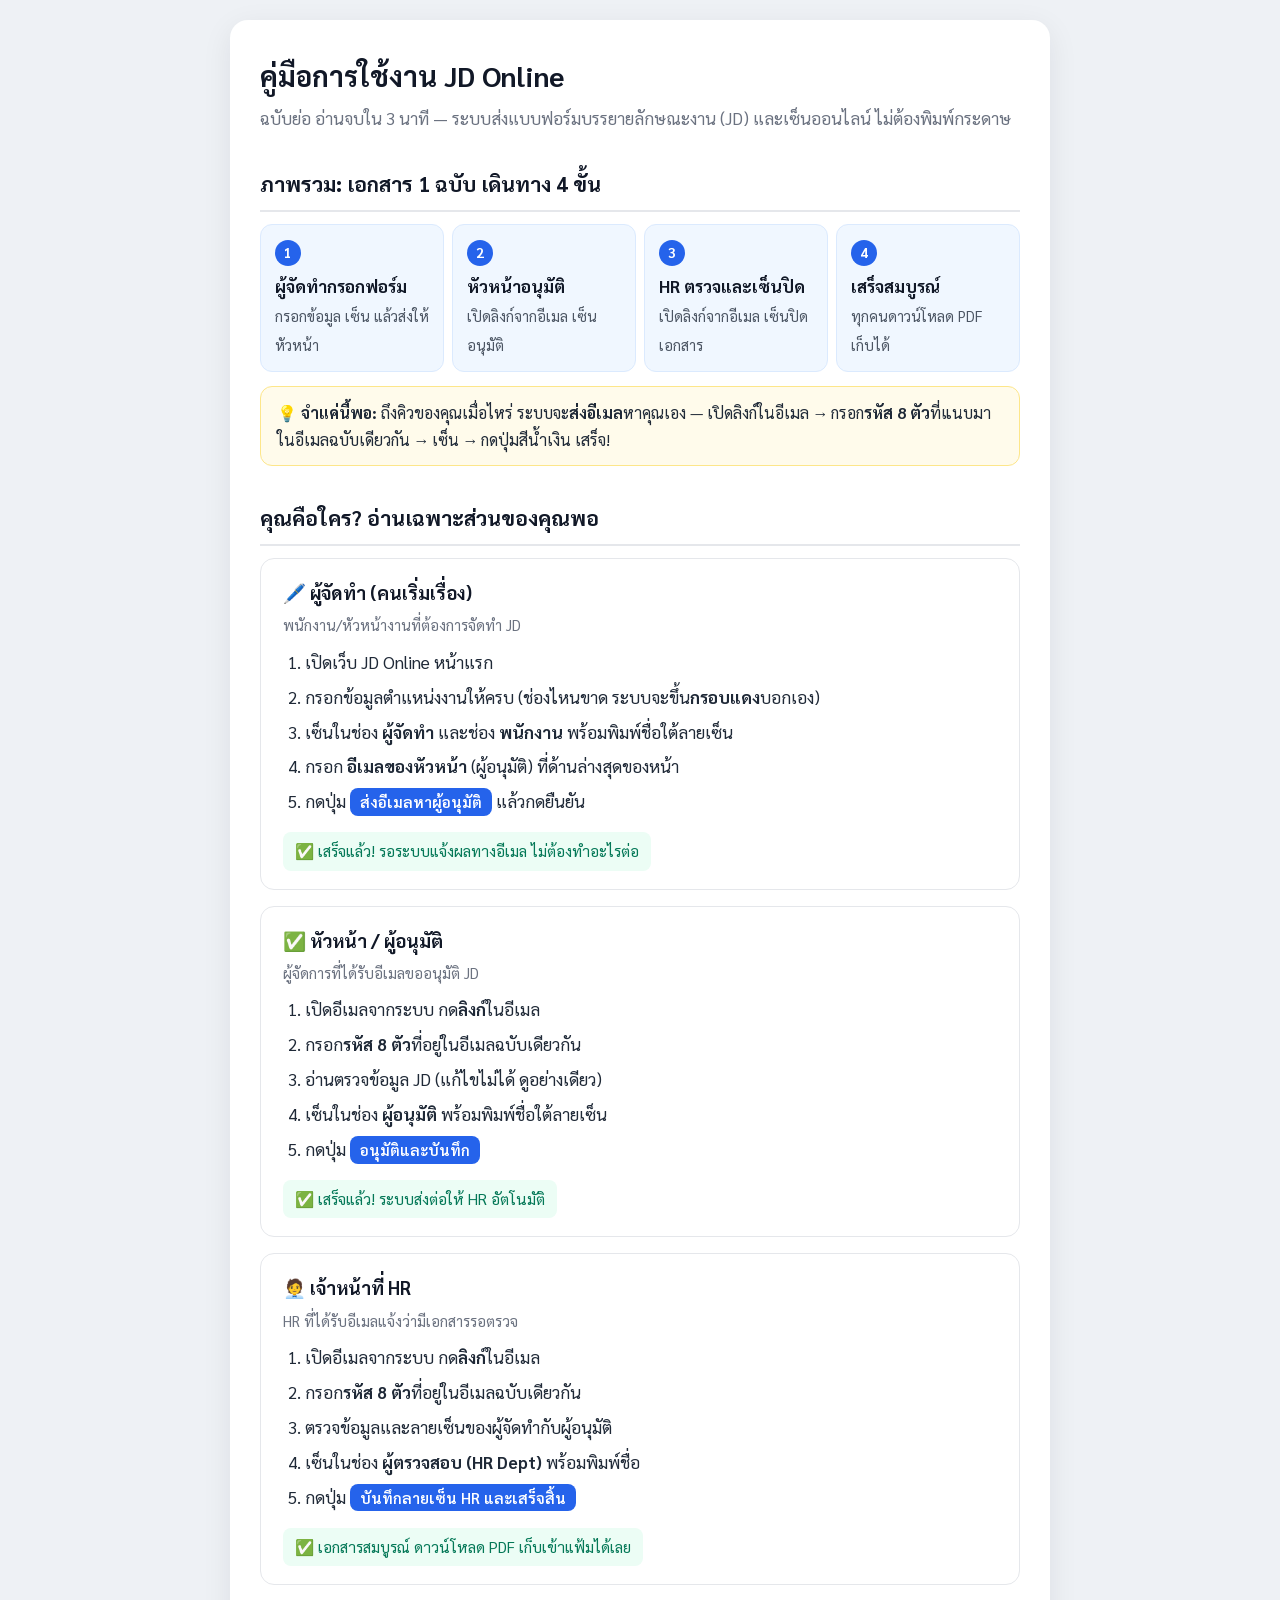
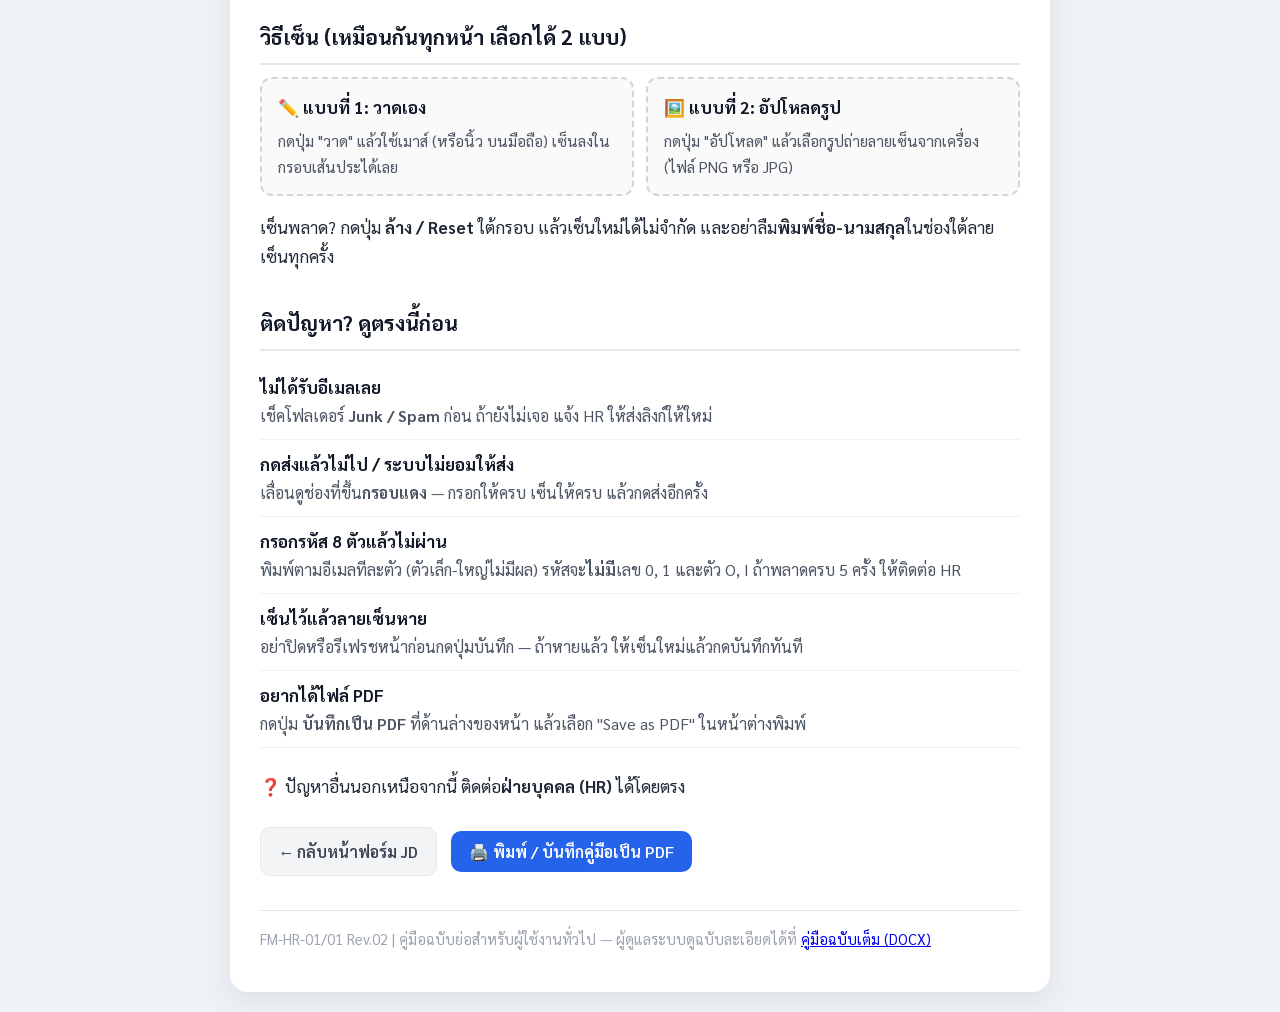
<file: manual.html>
<!DOCTYPE html>
<html lang="th">

<head>
    <meta charset="UTF-8">
    <meta name="viewport" content="width=device-width, initial-scale=1.0">
    <title>คู่มือการใช้งาน JD Online (ฉบับย่อ)</title>
    <link href="https://fonts.googleapis.com/css2?family=Sarabun:wght@400;500;600;700&display=swap" rel="stylesheet">
    <style>
        * { box-sizing: border-box; }
        body {
            font-family: 'Sarabun', sans-serif;
            font-size: 17px;
            line-height: 1.7;
            color: #1f2937;
            background: #eef1f5;
            margin: 0;
            padding: 20px 14px;
        }
        .page {
            max-width: 820px;
            margin: 0 auto;
            background: #fff;
            border-radius: 18px;
            box-shadow: 0 8px 30px rgba(17, 24, 39, 0.08);
            padding: 32px 30px 40px;
        }
        h1 {
            margin: 0 0 4px;
            font-size: 28px;
            color: #111827;
        }
        .subtitle {
            color: #6b7280;
            margin: 0 0 26px;
        }

        /* ---- ภาพรวม 4 ขั้นตอน ---- */
        .flow {
            display: flex;
            flex-wrap: wrap;
            gap: 8px;
            margin: 0 0 10px;
        }
        .flow-step {
            flex: 1 1 160px;
            background: #f0f7ff;
            border: 1px solid #dbeafe;
            border-radius: 12px;
            padding: 12px 14px;
            position: relative;
        }
        .flow-step .num {
            display: inline-flex;
            align-items: center;
            justify-content: center;
            width: 26px;
            height: 26px;
            border-radius: 50%;
            background: #2563eb;
            color: #fff;
            font-weight: 700;
            font-size: 14px;
            margin-bottom: 6px;
        }
        .flow-step strong { display: block; color: #111827; }
        .flow-step span { font-size: 14.5px; color: #4b5563; }
        .flow-note {
            background: #fffbeb;
            border: 1px solid #fde68a;
            border-radius: 12px;
            padding: 12px 16px;
            margin: 14px 0 30px;
            font-size: 16px;
        }

        /* ---- การ์ดตามบทบาท ---- */
        h2 {
            font-size: 21px;
            color: #111827;
            margin: 34px 0 12px;
            padding-bottom: 8px;
            border-bottom: 2px solid #e5e7eb;
        }
        .role {
            border: 1px solid #e5e7eb;
            border-radius: 14px;
            padding: 18px 22px;
            margin-bottom: 16px;
            page-break-inside: avoid;
        }
        .role h3 {
            margin: 0 0 4px;
            font-size: 18.5px;
            color: #111827;
        }
        .role .who {
            font-size: 15px;
            color: #6b7280;
            margin: 0 0 10px;
        }
        .role ol {
            margin: 0;
            padding-left: 22px;
        }
        .role ol li { margin: 6px 0; }
        .role .btn-name {
            display: inline-block;
            background: #2563eb;
            color: #fff;
            border-radius: 8px;
            padding: 1px 10px;
            font-size: 15px;
            font-weight: 600;
            white-space: nowrap;
        }
        .role .done {
            margin: 10px 0 0;
            font-size: 15.5px;
            color: #047857;
            background: #ecfdf5;
            border-radius: 8px;
            padding: 6px 12px;
            display: inline-block;
        }

        /* ---- วิธีเซ็น ---- */
        .sign-ways {
            display: flex;
            flex-wrap: wrap;
            gap: 12px;
            margin-top: 8px;
        }
        .sign-way {
            flex: 1 1 220px;
            border: 2px dashed #d1d5db;
            border-radius: 12px;
            background: #fafafa;
            padding: 14px 16px;
            page-break-inside: avoid;
        }
        .sign-way strong { color: #111827; }
        .sign-way p { margin: 6px 0 0; font-size: 15.5px; color: #4b5563; }

        /* ---- FAQ ---- */
        .faq { margin: 0; padding: 0; list-style: none; }
        .faq li {
            border-bottom: 1px solid #f0f1f3;
            padding: 10px 0;
            page-break-inside: avoid;
        }
        .faq .q { font-weight: 700; color: #111827; }
        .faq .a { color: #4b5563; font-size: 16px; }

        .footer {
            margin-top: 34px;
            padding-top: 16px;
            border-top: 1px solid #e5e7eb;
            font-size: 14.5px;
            color: #9ca3af;
        }
        .actions { margin-top: 26px; }
        .actions a, .actions button {
            display: inline-block;
            font-family: inherit;
            font-size: 16px;
            font-weight: 600;
            padding: 10px 18px;
            border-radius: 10px;
            text-decoration: none;
            margin-right: 10px;
            cursor: pointer;
        }
        .btn-back { background: #f3f4f6; color: #374151; border: 1px solid #e5e7eb; }
        .btn-print { background: #2563eb; color: #fff; border: none; }

        @media print {
            body { background: #fff; padding: 0; }
            .page { box-shadow: none; border-radius: 0; padding: 0; max-width: 100%; }
            .actions { display: none; }
            @page { margin: 1.5cm; size: A4; }
        }
    </style>
</head>

<body>
    <div class="page">
        <h1>คู่มือการใช้งาน JD Online</h1>
        <p class="subtitle">ฉบับย่อ อ่านจบใน 3 นาที — ระบบส่งแบบฟอร์มบรรยายลักษณะงาน (JD) และเซ็นออนไลน์ ไม่ต้องพิมพ์กระดาษ</p>

        <h2>ภาพรวม: เอกสาร 1 ฉบับ เดินทาง 4 ขั้น</h2>
        <div class="flow">
            <div class="flow-step">
                <span class="num">1</span>
                <strong>ผู้จัดทำกรอกฟอร์ม</strong>
                <span>กรอกข้อมูล เซ็น แล้วส่งให้หัวหน้า</span>
            </div>
            <div class="flow-step">
                <span class="num">2</span>
                <strong>หัวหน้าอนุมัติ</strong>
                <span>เปิดลิงก์จากอีเมล เซ็นอนุมัติ</span>
            </div>
            <div class="flow-step">
                <span class="num">3</span>
                <strong>HR ตรวจและเซ็นปิด</strong>
                <span>เปิดลิงก์จากอีเมล เซ็นปิดเอกสาร</span>
            </div>
            <div class="flow-step">
                <span class="num">4</span>
                <strong>เสร็จสมบูรณ์</strong>
                <span>ทุกคนดาวน์โหลด PDF เก็บได้</span>
            </div>
        </div>
        <div class="flow-note">
            💡 <strong>จำแค่นี้พอ:</strong> ถึงคิวของคุณเมื่อไหร่ ระบบจะ<strong>ส่งอีเมล</strong>หาคุณเอง —
            เปิดลิงก์ในอีเมล → กรอก<strong>รหัส 8 ตัว</strong>ที่แนบมาในอีเมลฉบับเดียวกัน → เซ็น → กดปุ่มสีน้ำเงิน เสร็จ!
        </div>

        <h2>คุณคือใคร? อ่านเฉพาะส่วนของคุณพอ</h2>

        <div class="role">
            <h3>🖊️ ผู้จัดทำ (คนเริ่มเรื่อง)</h3>
            <p class="who">พนักงาน/หัวหน้างานที่ต้องการจัดทำ JD</p>
            <ol>
                <li>เปิดเว็บ JD Online หน้าแรก</li>
                <li>กรอกข้อมูลตำแหน่งงานให้ครบ (ช่องไหนขาด ระบบจะขึ้น<strong>กรอบแดง</strong>บอกเอง)</li>
                <li>เซ็นในช่อง <strong>ผู้จัดทำ</strong> และช่อง <strong>พนักงาน</strong> พร้อมพิมพ์ชื่อใต้ลายเซ็น</li>
                <li>กรอก <strong>อีเมลของหัวหน้า</strong> (ผู้อนุมัติ) ที่ด้านล่างสุดของหน้า</li>
                <li>กดปุ่ม <span class="btn-name">ส่งอีเมลหาผู้อนุมัติ</span> แล้วกดยืนยัน</li>
            </ol>
            <p class="done">✅ เสร็จแล้ว! รอระบบแจ้งผลทางอีเมล ไม่ต้องทำอะไรต่อ</p>
        </div>

        <div class="role">
            <h3>✅ หัวหน้า / ผู้อนุมัติ</h3>
            <p class="who">ผู้จัดการที่ได้รับอีเมลขออนุมัติ JD</p>
            <ol>
                <li>เปิดอีเมลจากระบบ กด<strong>ลิงก์</strong>ในอีเมล</li>
                <li>กรอก<strong>รหัส 8 ตัว</strong>ที่อยู่ในอีเมลฉบับเดียวกัน</li>
                <li>อ่านตรวจข้อมูล JD (แก้ไขไม่ได้ ดูอย่างเดียว)</li>
                <li>เซ็นในช่อง <strong>ผู้อนุมัติ</strong> พร้อมพิมพ์ชื่อใต้ลายเซ็น</li>
                <li>กดปุ่ม <span class="btn-name">อนุมัติและบันทึก</span></li>
            </ol>
            <p class="done">✅ เสร็จแล้ว! ระบบส่งต่อให้ HR อัตโนมัติ</p>
        </div>

        <div class="role">
            <h3>🧑‍💼 เจ้าหน้าที่ HR</h3>
            <p class="who">HR ที่ได้รับอีเมลแจ้งว่ามีเอกสารรอตรวจ</p>
            <ol>
                <li>เปิดอีเมลจากระบบ กด<strong>ลิงก์</strong>ในอีเมล</li>
                <li>กรอก<strong>รหัส 8 ตัว</strong>ที่อยู่ในอีเมลฉบับเดียวกัน</li>
                <li>ตรวจข้อมูลและลายเซ็นของผู้จัดทำกับผู้อนุมัติ</li>
                <li>เซ็นในช่อง <strong>ผู้ตรวจสอบ (HR Dept)</strong> พร้อมพิมพ์ชื่อ</li>
                <li>กดปุ่ม <span class="btn-name">บันทึกลายเซ็น HR และเสร็จสิ้น</span></li>
            </ol>
            <p class="done">✅ เอกสารสมบูรณ์ ดาวน์โหลด PDF เก็บเข้าแฟ้มได้เลย</p>
        </div>

        <h2>วิธีเซ็น (เหมือนกันทุกหน้า เลือกได้ 2 แบบ)</h2>
        <div class="sign-ways">
            <div class="sign-way">
                <strong>✏️ แบบที่ 1: วาดเอง</strong>
                <p>กดปุ่ม "วาด" แล้วใช้เมาส์ (หรือนิ้ว บนมือถือ) เซ็นลงในกรอบเส้นประได้เลย</p>
            </div>
            <div class="sign-way">
                <strong>🖼️ แบบที่ 2: อัปโหลดรูป</strong>
                <p>กดปุ่ม "อัปโหลด" แล้วเลือกรูปถ่ายลายเซ็นจากเครื่อง (ไฟล์ PNG หรือ JPG)</p>
            </div>
        </div>
        <p>เซ็นพลาด? กดปุ่ม <strong>ล้าง / Reset</strong> ใต้กรอบ แล้วเซ็นใหม่ได้ไม่จำกัด และอย่าลืม<strong>พิมพ์ชื่อ-นามสกุล</strong>ในช่องใต้ลายเซ็นทุกครั้ง</p>

        <h2>ติดปัญหา? ดูตรงนี้ก่อน</h2>
        <ul class="faq">
            <li>
                <div class="q">ไม่ได้รับอีเมลเลย</div>
                <div class="a">เช็คโฟลเดอร์ <strong>Junk / Spam</strong> ก่อน ถ้ายังไม่เจอ แจ้ง HR ให้ส่งลิงก์ให้ใหม่</div>
            </li>
            <li>
                <div class="q">กดส่งแล้วไม่ไป / ระบบไม่ยอมให้ส่ง</div>
                <div class="a">เลื่อนดูช่องที่ขึ้น<strong>กรอบแดง</strong> — กรอกให้ครบ เซ็นให้ครบ แล้วกดส่งอีกครั้ง</div>
            </li>
            <li>
                <div class="q">กรอกรหัส 8 ตัวแล้วไม่ผ่าน</div>
                <div class="a">พิมพ์ตามอีเมลทีละตัว (ตัวเล็ก-ใหญ่ไม่มีผล) รหัสจะ<strong>ไม่มี</strong>เลข 0, 1 และตัว O, I ถ้าพลาดครบ 5 ครั้ง ให้ติดต่อ HR</div>
            </li>
            <li>
                <div class="q">เซ็นไว้แล้วลายเซ็นหาย</div>
                <div class="a">อย่าปิดหรือรีเฟรชหน้าก่อนกดปุ่มบันทึก — ถ้าหายแล้ว ให้เซ็นใหม่แล้วกดบันทึกทันที</div>
            </li>
            <li>
                <div class="q">อยากได้ไฟล์ PDF</div>
                <div class="a">กดปุ่ม <strong>บันทึกเป็น PDF</strong> ที่ด้านล่างของหน้า แล้วเลือก "Save as PDF" ในหน้าต่างพิมพ์</div>
            </li>
        </ul>

        <p style="margin-top:24px;">❓ ปัญหาอื่นนอกเหนือจากนี้ ติดต่อ<strong>ฝ่ายบุคคล (HR)</strong> ได้โดยตรง</p>

        <div class="actions">
            <a class="btn-back" href="index.html">← กลับหน้าฟอร์ม JD</a>
            <button class="btn-print" onclick="window.print()">🖨️ พิมพ์ / บันทึกคู่มือเป็น PDF</button>
        </div>

        <div class="footer">
            FM-HR-01/01 Rev.02 | คู่มือฉบับย่อสำหรับผู้ใช้งานทั่วไป —
            ผู้ดูแลระบบดูฉบับละเอียดได้ที่ <a href="คู่มือการใช้งาน_JD_Online.docx">คู่มือฉบับเต็ม (DOCX)</a>
        </div>
    </div>
</body>

</html>
</file>
